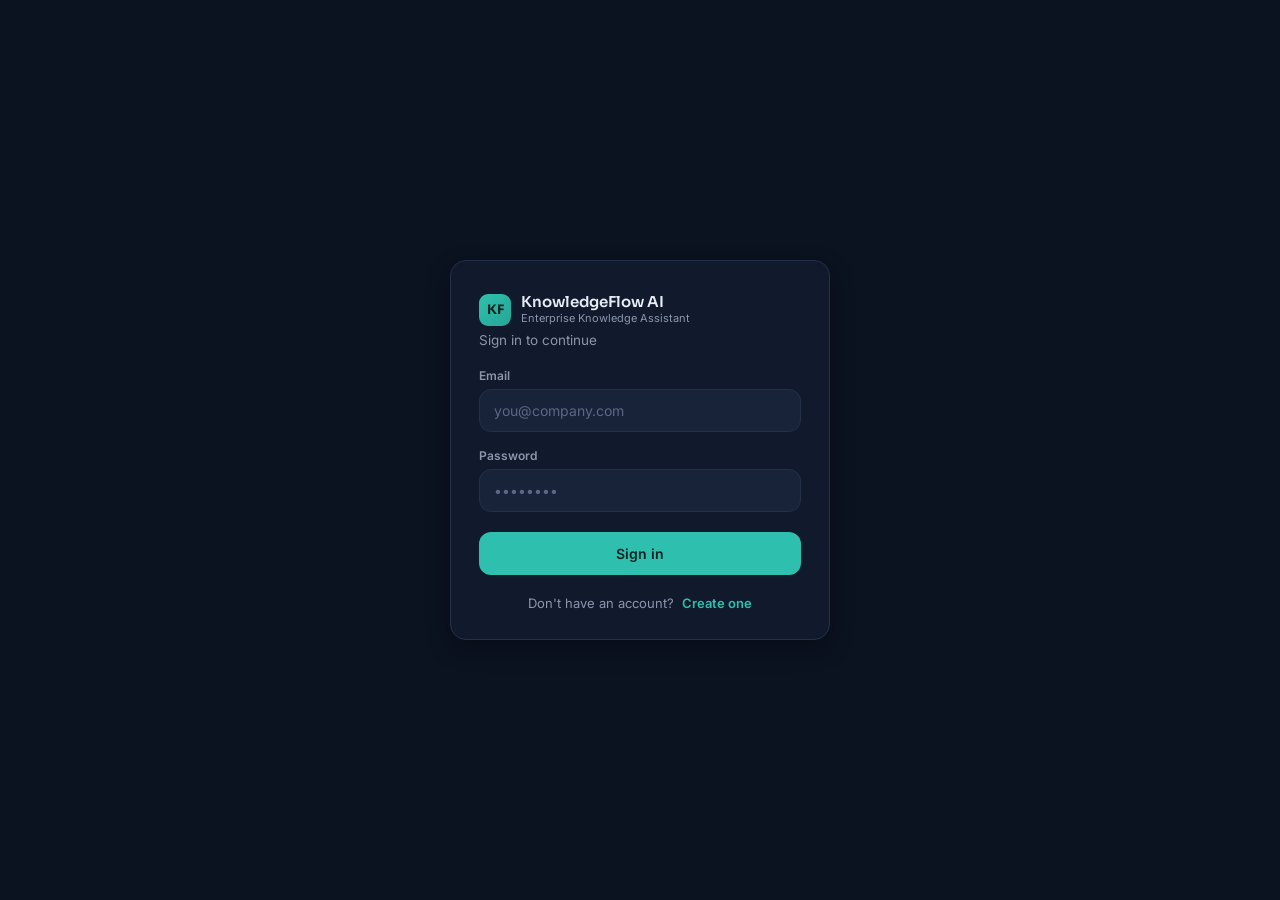
<file: frontend/login.html>
<!DOCTYPE html>
<html lang="en" data-theme="dark">

<head>
    <meta charset="UTF-8">
    <meta name="viewport" content="width=device-width, initial-scale=1.0">
    <title>Login | KnowledgeFlow AI</title>

    <link rel="preconnect" href="https://fonts.googleapis.com" />
    <link rel="preconnect" href="https://fonts.gstatic.com" crossorigin />
    <link
      href="https://fonts.googleapis.com/css2?family=Sora:wght@500;600;700&family=Inter:wght@400;500;600&display=swap"
      rel="stylesheet"
    />

    <link rel="stylesheet" href="css/style.css">
    <link rel="stylesheet" href="css/auth.css">

    <script>
      (function () {
        const saved = localStorage.getItem("theme");
        if (saved) document.documentElement.setAttribute("data-theme", saved);
      })();
    </script>
</head>

<body>

    <div class="auth-container">

        <div class="auth-card">

            <div class="auth-brand">
                <span class="brand__mark">KF</span>
                <div class="brand__text">
                    <span class="brand__name">KnowledgeFlow AI</span>
                    <span class="brand__tag">Enterprise Knowledge Assistant</span>
                </div>
            </div>

            <p class="auth-sub">Sign in to continue</p>

            <div id="auth-error" class="auth-error" hidden></div>

            <label class="auth-label" for="email">Email</label>
            <input
                type="email"
                id="email"
                class="auth-input"
                placeholder="you@company.com"
                autocomplete="email"
            >

            <label class="auth-label" for="password">Password</label>
            <input
                type="password"
                id="password"
                class="auth-input"
                placeholder="••••••••"
                autocomplete="current-password"
            >

            <button onclick="login()" class="auth-btn">
                Sign in
            </button>

            <p class="switch">
                Don't have an account?
                <a href="register.html">Create one</a>
            </p>

        </div>

    </div>

    <script src="js/api.js"></script>
    <script src="js/auth.js"></script>

</body>

</html>
</file>
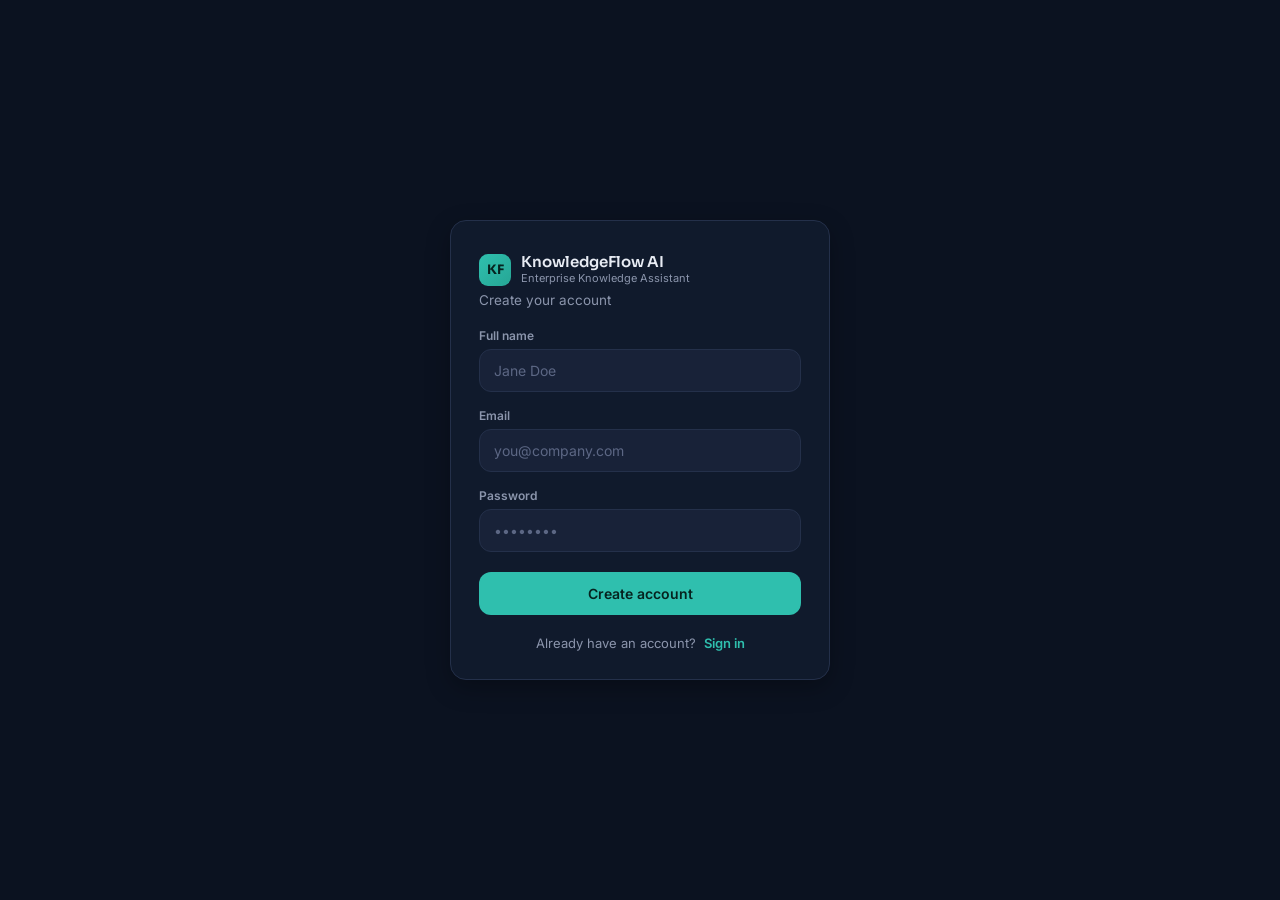
<file: frontend/register.html>
<!DOCTYPE html>
<html lang="en" data-theme="dark">

<head>
    <meta charset="UTF-8">
    <meta name="viewport" content="width=device-width, initial-scale=1.0">
    <title>Register | KnowledgeFlow AI</title>

    <link rel="preconnect" href="https://fonts.googleapis.com" />
    <link rel="preconnect" href="https://fonts.gstatic.com" crossorigin />
    <link
      href="https://fonts.googleapis.com/css2?family=Sora:wght@500;600;700&family=Inter:wght@400;500;600&display=swap"
      rel="stylesheet"
    />

    <link rel="stylesheet" href="css/style.css">
    <link rel="stylesheet" href="css/auth.css">

    <script>
      (function () {
        const saved = localStorage.getItem("theme");
        if (saved) document.documentElement.setAttribute("data-theme", saved);
      })();
    </script>
</head>

<body>

    <div class="auth-container">

        <div class="auth-card">

            <div class="auth-brand">
                <span class="brand__mark">KF</span>
                <div class="brand__text">
                    <span class="brand__name">KnowledgeFlow AI</span>
                    <span class="brand__tag">Enterprise Knowledge Assistant</span>
                </div>
            </div>

            <p class="auth-sub">Create your account</p>

            <div id="auth-error" class="auth-error" hidden></div>

            <label class="auth-label" for="full_name">Full name</label>
            <input
                type="text"
                id="full_name"
                class="auth-input"
                placeholder="Jane Doe"
                autocomplete="name"
            >

            <label class="auth-label" for="email">Email</label>
            <input
                type="email"
                id="email"
                class="auth-input"
                placeholder="you@company.com"
                autocomplete="email"
            >

            <label class="auth-label" for="password">Password</label>
            <input
                type="password"
                id="password"
                class="auth-input"
                placeholder="••••••••"
                autocomplete="new-password"
            >

            <button onclick="register()" class="auth-btn">
                Create account
            </button>

            <p class="switch">
                Already have an account?
                <a href="login.html">Sign in</a>
            </p>

        </div>

    </div>

    <script src="js/api.js"></script>
    <script src="js/auth.js"></script>

</body>

</html>
</file>
<file: frontend/css/style.css>
/* =========================================================
   KnowledgeFlow AI — design tokens
   ========================================================= */

:root,
html[data-theme="dark"] {
  --bg: #0b1220;
  --surface: #101a2c;
  --surface-2: #182238;
  --surface-hover: #1c2740;
  --border: #24304a;
  --text: #e8ecf4;
  --text-muted: #8b95ac;
  --text-faint: #5c6784;

  --accent: #2fbfae;
  --accent-strong: #26a695;
  --accent-contrast: #06231f;
  --accent-soft: rgba(47, 191, 174, 0.14);

  --amber: #f2b84b;
  --amber-soft: rgba(242, 184, 75, 0.14);
  --danger: #e5595f;
  --danger-soft: rgba(229, 89, 95, 0.14);

  --shadow: 0 8px 24px rgba(0, 0, 0, 0.28);
  --radius-sm: 8px;
  --radius-md: 12px;
  --radius-lg: 16px;
}

html[data-theme="light"] {
  --bg: #f5f7fa;
  --surface: #ffffff;
  --surface-2: #eef1f6;
  --surface-hover: #e6eaf1;
  --border: #dfe3ea;
  --text: #16202e;
  --text-muted: #5b6478;
  --text-faint: #8b95ac;

  --accent: #1f9c8c;
  --accent-strong: #17806f;
  --accent-contrast: #ffffff;
  --accent-soft: rgba(31, 156, 140, 0.1);

  --amber: #b8791a;
  --amber-soft: rgba(184, 121, 26, 0.12);
  --danger: #c8353d;
  --danger-soft: rgba(200, 53, 61, 0.1);

  --shadow: 0 8px 24px rgba(20, 30, 50, 0.08);
}

/* =========================================================
   Reset & base
   ========================================================= */

* {
  margin: 0;
  padding: 0;
  box-sizing: border-box;
}

body {
  height: 100vh;
  overflow: hidden;
  font-family: "Inter", -apple-system, sans-serif;
  background: var(--bg);
  color: var(--text);
}

h1, h2, h3, .brand__name {
  font-family: "Sora", "Inter", sans-serif;
}

button {
  font-family: inherit;
}

/* =========================================================
   App shell
   ========================================================= */

.app {
  display: flex;
  height: 100vh;
}

/* =========================================================
   Sidebar
   ========================================================= */

.sidebar {
  width: 288px;
  flex-shrink: 0;
  background: var(--surface);
  border-right: 1px solid var(--border);
  display: flex;
  flex-direction: column;
  padding: 20px 16px 16px;
}

.brand {
  display: flex;
  align-items: center;
  gap: 10px;
  padding: 4px 4px 20px;
}

.brand__mark {
  width: 32px;
  height: 32px;
  border-radius: 9px;
  background: linear-gradient(135deg, var(--accent), var(--accent-strong));
  color: var(--accent-contrast);
  font-family: "Sora", sans-serif;
  font-weight: 700;
  font-size: 13px;
  display: flex;
  align-items: center;
  justify-content: center;
  flex-shrink: 0;
}

.brand__text {
  display: flex;
  flex-direction: column;
  line-height: 1.25;
  min-width: 0;
}

.brand__name {
  font-size: 15px;
  font-weight: 600;
  color: var(--text);
  white-space: nowrap;
}

.brand__tag {
  font-size: 11px;
  color: var(--text-muted);
  white-space: nowrap;
}

.btn-primary {
  width: 100%;
  padding: 11px 14px;
  border: none;
  border-radius: var(--radius-md);
  background: var(--accent);
  color: var(--accent-contrast);
  font-size: 13.5px;
  font-weight: 600;
  cursor: pointer;
  display: flex;
  align-items: center;
  justify-content: center;
  gap: 6px;
  transition: background 0.15s ease, transform 0.1s ease;
}

.btn-primary:hover {
  background: var(--accent-strong);
}

.btn-primary:active {
  transform: scale(0.98);
}

.btn-primary__icon {
  font-size: 15px;
  font-weight: 700;
}

.sidebar__scroll {
  flex: 1;
  overflow-y: auto;
  margin-top: 18px;
}

.sidebar__block + .sidebar__block {
  margin-top: 22px;
}

.sidebar__label {
  font-size: 11px;
  font-weight: 600;
  letter-spacing: 0.06em;
  text-transform: uppercase;
  color: var(--text-faint);
  padding: 0 6px 8px;
}

/* Conversations */

.conversation-list {
  display: flex;
  flex-direction: column;
  gap: 3px;
}

.conversation-item {
  padding: 10px 12px;
  border-radius: var(--radius-sm);
  cursor: pointer;
  font-size: 13.5px;
  color: var(--text-muted);
  display: flex;
  align-items: center;
  justify-content: space-between;
  gap: 8px;
  transition: background 0.15s ease, color 0.15s ease;
}

.conversation-item span {
  overflow: hidden;
  text-overflow: ellipsis;
  white-space: nowrap;
}

.conversation-item:hover {
  background: var(--surface-hover);
  color: var(--text);
}

.conversation-item.active {
  background: var(--accent-soft);
  color: var(--text);
}

.delete-btn {
  background: none;
  border: none;
  cursor: pointer;
  font-size: 12px;
  opacity: 0.55;
  flex-shrink: 0;
}

.delete-btn:hover {
  opacity: 1;
}

/* Knowledge base / documents */

.upload-dropzone {
  display: flex;
  flex-direction: column;
  align-items: center;
  gap: 3px;
  text-align: center;
  padding: 16px 10px;
  border: 1.5px dashed var(--border);
  border-radius: var(--radius-md);
  cursor: pointer;
  margin-bottom: 10px;
  transition: border-color 0.15s ease, background 0.15s ease;
}

.upload-dropzone:hover {
  border-color: var(--accent);
  background: var(--accent-soft);
}

.upload-dropzone__title {
  font-size: 12.5px;
  font-weight: 600;
  color: var(--text);
}

.upload-dropzone__or {
  font-size: 11px;
  color: var(--text-muted);
}

.upload-dropzone__types {
  font-family: "JetBrains Mono", monospace;
  font-size: 10px;
  color: var(--text-faint);
  margin-top: 4px;
}

.upload-dropzone.is-dragover {
  border-color: var(--accent);
  background: var(--accent-soft);
}

.upload-dropzone.is-disabled {
  pointer-events: none;
  opacity: 0.5;
}

/* Upload progress card */

.upload-progress {
  border: 1px solid var(--border);
  border-radius: var(--radius-md);
  background: var(--surface-2);
  padding: 12px 14px;
  margin-bottom: 10px;
}

.upload-progress__row {
  display: flex;
  align-items: center;
  gap: 8px;
  margin-bottom: 10px;
}

.upload-progress__stage {
  font-size: 12.5px;
  font-weight: 600;
  color: var(--text);
}

.upload-progress__stage.is-done {
  color: var(--accent);
}

.upload-progress__dots {
  display: flex;
  gap: 3px;
}

.upload-progress__dots span {
  width: 4px;
  height: 4px;
  border-radius: 50%;
  background: var(--text-faint);
  animation: dot-pulse 1.1s ease-in-out infinite;
}

.upload-progress__dots span:nth-child(2) { animation-delay: 0.15s; }
.upload-progress__dots span:nth-child(3) { animation-delay: 0.3s; }

@keyframes dot-pulse {
  0%, 80%, 100% { opacity: 0.25; }
  40% { opacity: 1; }
}

.upload-progress__bar {
  height: 4px;
  border-radius: 2px;
  background: var(--border);
  overflow: hidden;
}

.upload-progress__fill {
  height: 100%;
  width: 8%;
  border-radius: 2px;
  background: linear-gradient(90deg, var(--accent-strong), var(--accent));
  transition: width 0.4s ease;
}

/* Upload error banner */

.upload-error {
  align-items: flex-start;
  gap: 8px;
  font-size: 12px;
  line-height: 1.5;
  color: var(--danger);
  background: var(--danger-soft);
  border: 1px solid var(--danger);
  border-radius: var(--radius-sm);
  padding: 9px 11px;
  margin-bottom: 10px;
}

.upload-error:not([hidden]) {
  display: flex;
}

.document-list {
  display: flex;
  flex-direction: column;
  gap: 4px;
}

.document-item {
  display: flex;
  align-items: center;
  justify-content: space-between;
  gap: 8px;
  padding: 9px 10px;
  border-radius: var(--radius-sm);
  font-size: 13px;
  color: var(--text-muted);
  transition: background 0.15s ease;
}

.document-item:hover {
  background: var(--surface-hover);
  color: var(--text);
}

.document-item span {
  overflow: hidden;
  text-overflow: ellipsis;
  white-space: nowrap;
}

.delete-doc-btn {
  border: none;
  background: none;
  cursor: pointer;
  font-size: 12px;
  opacity: 0.55;
  flex-shrink: 0;
}

.delete-doc-btn:hover {
  opacity: 1;
}

/* Sidebar footer / account */

.sidebar__footer {
  border-top: 1px solid var(--border);
  padding-top: 12px;
  margin-top: 12px;
  display: flex;
  align-items: center;
  justify-content: space-between;
  gap: 8px;
}

.account {
  display: flex;
  align-items: center;
  gap: 8px;
  min-width: 0;
}

.account__avatar {
  width: 26px;
  height: 26px;
  border-radius: 50%;
  background: var(--surface-2);
  color: var(--text-muted);
  font-size: 12px;
  display: flex;
  align-items: center;
  justify-content: center;
  flex-shrink: 0;
}

.account__email {
  font-size: 12.5px;
  color: var(--text-muted);
  overflow: hidden;
  text-overflow: ellipsis;
  white-space: nowrap;
}

.footer-actions {
  display: flex;
  gap: 4px;
  flex-shrink: 0;
}

.icon-btn {
  width: 28px;
  height: 28px;
  border-radius: var(--radius-sm);
  border: none;
  background: transparent;
  color: var(--text-muted);
  cursor: pointer;
  font-size: 13px;
  display: flex;
  align-items: center;
  justify-content: center;
  transition: background 0.15s ease;
}

.icon-btn:hover {
  background: var(--surface-hover);
  color: var(--text);
}

/* =========================================================
   Main / conversation area
   ========================================================= */

.main {
  flex: 1;
  display: flex;
  flex-direction: column;
  min-width: 0;
}

.chat-box {
  flex: 1;
  overflow-y: auto;
  padding: 32px clamp(16px, 6vw, 120px);
  display: flex;
  flex-direction: column;
  gap: 22px;
}

/* Welcome / empty state */

.welcome {
  margin: auto;
  max-width: 480px;
  text-align: center;
  display: flex;
  flex-direction: column;
  align-items: center;
  gap: 10px;
}

.welcome__eyebrow {
  font-size: 11px;
  font-weight: 600;
  letter-spacing: 0.08em;
  text-transform: uppercase;
  color: var(--accent);
}

.welcome__title {
  font-size: 26px;
  font-weight: 600;
  color: var(--text);
}

.welcome__sub {
  font-size: 14px;
  line-height: 1.6;
  color: var(--text-muted);
}

/* Messages */

.user, .bot {
  max-width: 720px;
  width: 100%;
  margin: 0 auto;
  font-size: 14.5px;
  line-height: 1.65;
}

.user {
  align-self: flex-end;
  background: var(--accent-soft);
  border: 1px solid var(--border);
  border-radius: var(--radius-lg) var(--radius-lg) 4px var(--radius-lg);
  padding: 12px 16px;
  width: fit-content;
  max-width: 640px;
  margin-left: auto;
  margin-right: calc(50% - 360px);
}

.bot {
  color: var(--text);
}

.bot b, .user b {
  color: var(--text-faint);
  font-size: 12px;
  font-weight: 600;
  letter-spacing: 0.02em;
  text-transform: uppercase;
  display: block;
  margin-bottom: 6px;
}

.bot p {
  margin-bottom: 10px;
}

.bot code {
  font-family: "JetBrains Mono", monospace;
  font-size: 12.5px;
  background: var(--surface-2);
  padding: 2px 5px;
  border-radius: 4px;
}

.bot pre {
  background: var(--surface-2);
  border: 1px solid var(--border);
  border-radius: var(--radius-sm);
  padding: 12px;
  overflow-x: auto;
  margin-bottom: 10px;
}

.bot hr {
  border: none;
  border-top: 1px solid var(--border);
  margin: 14px 0 10px;
}

.bot ul {
  padding-left: 20px;
  margin-bottom: 10px;
}

/* =========================================================
   Composer (input area)
   ========================================================= */

.composer {
  border-top: 1px solid var(--border);
  padding: 16px clamp(16px, 6vw, 120px) 20px;
  background: var(--bg);
}

.composer__flow {
  height: 2px;
  border-radius: 2px;
  margin-bottom: 14px;
  background: var(--border);
  overflow: hidden;
  position: relative;
}

.composer__flow.is-active::after {
  content: "";
  position: absolute;
  inset: 0;
  width: 40%;
  background: linear-gradient(90deg, transparent, var(--accent), transparent);
  animation: flow-move 1.1s ease-in-out infinite;
}

@keyframes flow-move {
  0% { transform: translateX(-100%); }
  100% { transform: translateX(250%); }
}

.composer__row {
  display: flex;
  gap: 10px;
  max-width: 720px;
  margin: 0 auto;
}

.composer__input {
  flex: 1;
  padding: 13px 16px;
  border: 1px solid var(--border);
  border-radius: var(--radius-md);
  background: var(--surface);
  color: var(--text);
  font-size: 14px;
}

.composer__input:focus {
  outline: none;
  border-color: var(--accent);
}

.composer__input::placeholder {
  color: var(--text-faint);
}

.composer__send {
  padding: 0 22px;
  border: none;
  border-radius: var(--radius-md);
  background: var(--accent);
  color: var(--accent-contrast);
  font-weight: 600;
  font-size: 13.5px;
  cursor: pointer;
  transition: background 0.15s ease;
}

.composer__send:hover {
  background: var(--accent-strong);
}

/* =========================================================
   Scrollbars
   ========================================================= */

.sidebar__scroll::-webkit-scrollbar,
.chat-box::-webkit-scrollbar {
  width: 6px;
}

.sidebar__scroll::-webkit-scrollbar-thumb,
.chat-box::-webkit-scrollbar-thumb {
  background: var(--border);
  border-radius: 4px;
}

/* =========================================================
   Responsive
   ========================================================= */

@media (max-width: 860px) {
  .sidebar {
    width: 240px;
  }

  .user {
    margin-right: 0;
  }
}

@media (max-width: 640px) {
  .app {
    flex-direction: column;
  }

  .sidebar {
    width: 100%;
    height: auto;
    max-height: 40vh;
    border-right: none;
    border-bottom: 1px solid var(--border);
  }

  .main {
    flex: 1;
    min-height: 0;
  }
}
</file>
<file: frontend/css/auth.css>
/* Assumes css/style.css is loaded first for design tokens (--bg, --surface, --accent, etc.) */

body {
  display: flex;
  align-items: center;
  justify-content: center;
  overflow: auto;
}

.auth-container {
  width: 100%;
  display: flex;
  align-items: center;
  justify-content: center;
  padding: 24px;
}

.auth-card {
  width: 100%;
  max-width: 380px;
  background: var(--surface);
  border: 1px solid var(--border);
  border-radius: var(--radius-lg);
  box-shadow: var(--shadow);
  padding: 32px 28px 28px;
}

.auth-brand {
  display: flex;
  align-items: center;
  gap: 10px;
  margin-bottom: 4px;
}

.auth-sub {
  font-size: 13.5px;
  color: var(--text-muted);
  margin: 6px 0 20px;
}

.auth-error {
  align-items: flex-start;
  gap: 8px;
  font-size: 12px;
  line-height: 1.5;
  color: var(--danger);
  background: var(--danger-soft);
  border: 1px solid var(--danger);
  border-radius: var(--radius-sm);
  padding: 9px 11px;
  margin-bottom: 14px;
}

.auth-error:not([hidden]) {
  display: flex;
}

.auth-label {
  display: block;
  font-size: 12px;
  font-weight: 600;
  color: var(--text-muted);
  margin-bottom: 6px;
}

.auth-input {
  width: 100%;
  padding: 12px 14px;
  margin-bottom: 16px;
  border: 1px solid var(--border);
  border-radius: var(--radius-md);
  background: var(--surface-2);
  color: var(--text);
  font-size: 14px;
  font-family: "Inter", sans-serif;
}

.auth-input::placeholder {
  color: var(--text-faint);
}

.auth-input:focus {
  outline: none;
  border-color: var(--accent);
}

.auth-btn {
  width: 100%;
  padding: 13px;
  border: none;
  border-radius: var(--radius-md);
  background: var(--accent);
  color: var(--accent-contrast);
  font-weight: 600;
  font-size: 14px;
  cursor: pointer;
  margin-top: 4px;
  transition: background 0.15s ease;
}

.auth-btn:hover {
  background: var(--accent-strong);
}

.switch {
  margin-top: 20px;
  text-align: center;
  font-size: 13px;
  color: var(--text-muted);
}

.switch a {
  color: var(--accent);
  text-decoration: none;
  font-weight: 600;
  margin-left: 4px;
}

.switch a:hover {
  text-decoration: underline;
}
</file>
